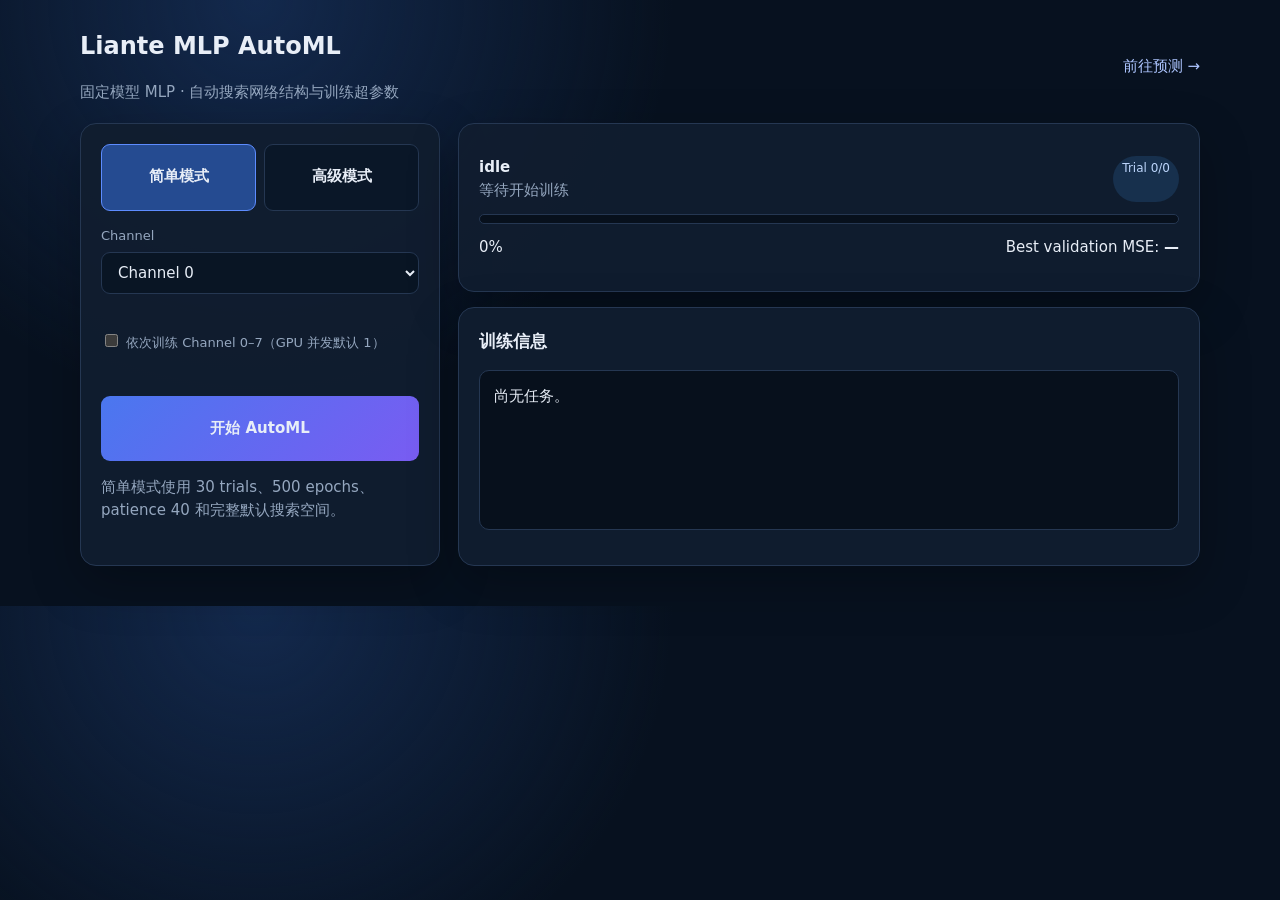
<file: gui/train.html>
<!doctype html>
<html lang="zh-CN">
<head>
  <meta charset="utf-8">
  <meta name="viewport" content="width=device-width, initial-scale=1">
  <title>Liante MLP AutoML</title>
  <style>
    :root { color-scheme: dark; --bg:#07111f; --card:#101d2f; --line:#253752; --text:#e8eef7; --muted:#95a7bf; --blue:#5d8cff; --green:#39d7a0; --red:#ff7070; }
    * { box-sizing:border-box; }
    body { margin:0; font:15px/1.55 Inter,system-ui,sans-serif; background:radial-gradient(circle at 20% 0,#13294d 0,transparent 35%),var(--bg); color:var(--text); }
    header,main { width:min(1120px,calc(100% - 32px)); margin:auto; }
    header { display:flex; align-items:center; justify-content:space-between; padding:28px 0 18px; }
    h1,h2,h3,p { margin-top:0; } h1 { font-size:24px; } h2 { font-size:17px; }
    a { color:#adc5ff; text-decoration:none; }
    .grid { display:grid; grid-template-columns:360px 1fr; gap:18px; padding-bottom:40px; }
    .card { background:rgba(16,29,47,.94); border:1px solid var(--line); border-radius:16px; padding:20px; box-shadow:0 18px 50px #0004; }
    .stack { display:grid; gap:15px; }
    label { color:var(--muted); font-size:13px; display:block; margin-bottom:6px; }
    input,select,textarea,button { width:100%; border-radius:9px; border:1px solid var(--line); background:#091524; color:var(--text); padding:10px 12px; font:inherit; }
    textarea { min-height:275px; resize:vertical; font:12px/1.45 ui-monospace,monospace; }
    button { background:linear-gradient(135deg,#4a77ef,#795cf2); border:0; font-weight:700; cursor:pointer; }
    button:disabled { opacity:.5; cursor:not-allowed; }
    .row { display:grid; grid-template-columns:1fr 1fr; gap:12px; }
    .tabs { display:flex; gap:8px; }
    .tabs button { background:#0a1728; border:1px solid var(--line); }
    .tabs button.active { background:#254b91; border-color:#5d8cff; }
    .hidden { display:none; }
    .status { display:flex; justify-content:space-between; gap:12px; padding:12px 0; }
    .pill { padding:3px 9px; border-radius:99px; background:#17304d; color:#bcd5fb; font-size:12px; }
    .bar { height:10px; border-radius:99px; overflow:hidden; background:#07101c; border:1px solid var(--line); }
    .bar span { display:block; height:100%; width:0; background:linear-gradient(90deg,var(--blue),var(--green)); transition:width .25s; }
    .metrics { display:grid; grid-template-columns:repeat(4,1fr); gap:10px; }
    .metric { background:#0a1728; border:1px solid var(--line); border-radius:10px; padding:12px; }
    .metric b { display:block; font-size:18px; color:#dce8ff; }
    .muted { color:var(--muted); }
    pre { white-space:pre-wrap; word-break:break-word; background:#07101c; border:1px solid var(--line); border-radius:10px; padding:14px; min-height:160px; max-height:320px; overflow:auto; }
    #network { font-size:22px; color:var(--green); font-weight:800; letter-spacing:.5px; }
    @media(max-width:800px){ .grid{grid-template-columns:1fr}.metrics{grid-template-columns:1fr 1fr} }
  </style>
</head>
<body>
  <header>
    <div><h1>Liante MLP AutoML</h1><div class="muted">固定模型 MLP · 自动搜索网络结构与训练超参数</div></div>
    <a href="/gui/index.html">前往预测 →</a>
  </header>
  <main class="grid">
    <section class="card stack">
      <div class="tabs">
        <button id="simple-tab" class="active" onclick="setMode(false)">简单模式</button>
        <button id="advanced-tab" onclick="setMode(true)">高级模式</button>
      </div>
      <div>
        <label for="channel">Channel</label>
        <select id="channel">
          <option value="0">Channel 0</option><option value="1">Channel 1</option>
          <option value="2">Channel 2</option><option value="3">Channel 3</option>
          <option value="4">Channel 4</option><option value="5">Channel 5</option>
          <option value="6">Channel 6</option><option value="7">Channel 7</option>
        </select>
      </div>
      <label><input id="train-all" type="checkbox" style="width:auto;margin-right:8px">依次训练 Channel 0–7（GPU 并发默认 1）</label>
      <div id="advanced" class="hidden stack">
        <div class="row">
          <div><label for="trials">Trials</label><input id="trials" type="number" min="1" max="500" value="30"></div>
          <div><label for="epochs">Max epochs</label><input id="epochs" type="number" min="1" max="10000" value="500"></div>
        </div>
        <div><label for="patience">Early stopping patience</label><input id="patience" type="number" min="1" value="40"></div>
        <div><label for="space">搜索空间 JSON</label><textarea id="space">{
  "n_layers": [1, 5],
  "hidden_sizes": [32, 64, 128, 256, 512],
  "activations": ["relu", "gelu", "silu", "tanh"],
  "dropout": [0.0, 0.5],
  "batch_norm": [true, false],
  "optimizers": ["Adam", "AdamW", "SGD"],
  "learning_rate": [0.00001, 0.01],
  "weight_decay": [0.000001, 0.01],
  "batch_sizes": [16, 32, 64, 128, 256],
  "schedulers": ["none", "cosine", "plateau"]
}</textarea></div>
      </div>
      <button id="start" onclick="startTraining()">开始 AutoML</button>
      <div class="muted">简单模式使用 30 trials、500 epochs、patience 40 和完整默认搜索空间。</div>
    </section>

    <section class="stack">
      <div class="card">
        <div class="status"><div><b id="status">idle</b><div id="message" class="muted">等待开始训练</div></div><span class="pill" id="trial">Trial 0/0</span></div>
        <div class="bar"><span id="progress"></span></div>
        <div class="status"><span id="progress-text">0%</span><span>Best validation MSE: <b id="best">—</b></span></div>
      </div>
      <div class="card hidden" id="result-card">
        <h2>最佳 MLP</h2>
        <div id="network"></div>
        <p id="params" class="muted"></p>
        <h3>EA 测试集指标</h3><div class="metrics" id="ea-metrics"></div>
        <h3 style="margin-top:18px">Bias 测试集指标</h3><div class="metrics" id="bias-metrics"></div>
      </div>
      <div class="card"><h2>训练信息</h2><pre id="log">尚无任务。</pre></div>
    </section>
  </main>
<script>
  let advanced = false, timer = null, taskId = null;
  function setMode(value){
    advanced=value; document.getElementById('advanced').classList.toggle('hidden',!value);
    document.getElementById('simple-tab').classList.toggle('active',!value);
    document.getElementById('advanced-tab').classList.toggle('active',value);
  }
  function body(){
    const all=document.getElementById('train-all').checked;
    const result=all?{channels:[0,1,2,3,4,5,6,7]}:{channel:Number(document.getElementById('channel').value)};
    if(advanced){
      result.n_trials=Number(document.getElementById('trials').value);
      result.max_epochs=Number(document.getElementById('epochs').value);
      result.patience=Number(document.getElementById('patience').value);
      result.search_space=JSON.parse(document.getElementById('space').value);
    }
    return result;
  }
  async function startTraining(){
    let payload;
    try{payload=body()}catch(error){alert('搜索空间 JSON 无效：'+error.message);return}
    const all=document.getElementById('train-all').checked;
    document.getElementById('start').disabled=true;
    document.getElementById('result-card').classList.add('hidden');
    try{
      const response=await fetch(all?'/automl/train-all':'/automl/train',{method:'POST',headers:{'Content-Type':'application/json'},body:JSON.stringify(payload)});
      const data=await response.json(); if(!response.ok)throw new Error(data.error||data.message||'无法创建任务');
      taskId=data.task_id; document.getElementById('log').textContent='task_id: '+taskId; poll();
    }catch(error){document.getElementById('start').disabled=false;alert(error.message)}
  }
  async function poll(){
    try{
      const response=await fetch('/automl/tasks/'+taskId); const task=await response.json();
      if(!response.ok)throw new Error(task.error||'状态查询失败');
      document.getElementById('status').textContent=task.status;
      document.getElementById('message').textContent=task.message;
      document.getElementById('trial').textContent=`Trial ${task.current_trial}/${task.total_trials}`;
      document.getElementById('progress').style.width=task.progress+'%';
      document.getElementById('progress-text').textContent=task.progress+'%';
      document.getElementById('best').textContent=task.best_score==null?'—':Number(task.best_score).toPrecision(6);
      document.getElementById('log').textContent=JSON.stringify(task,null,2);
      if(task.status==='completed'){await loadResult();document.getElementById('start').disabled=false;return}
      if(task.status==='failed'){document.getElementById('start').disabled=false;return}
      timer=setTimeout(poll,1000);
    }catch(error){document.getElementById('log').textContent=error.message;document.getElementById('start').disabled=false}
  }
  async function loadResult(){
    const response=await fetch('/automl/tasks/'+taskId+'/result'); const data=await response.json();
    document.getElementById('log').textContent=JSON.stringify(data,null,2);
    const result=data.channels?data.channels[data.channels.length-1]:data;
    showResult(result);
  }
  function showResult(result){
    if(!result||!result.model_config)return;
    const c=result.model_config,p=result.best_params;
    document.getElementById('network').textContent=[c.input_dim,...c.hidden_dims,c.output_dim].join(' → ');
    document.getElementById('params').textContent=`${c.activation} · dropout ${Number(c.dropout).toFixed(3)} · batch norm ${c.batch_norm} · ${p.optimizer} · lr ${Number(p.learning_rate).toExponential(3)} · batch ${p.batch_size}`;
    metrics('ea-metrics',result.metrics.ea); metrics('bias-metrics',result.metrics.bias);
    document.getElementById('result-card').classList.remove('hidden');
  }
  function metrics(id,values){
    document.getElementById(id).innerHTML=['mse','rmse','mae','r2'].map(key=>`<div class="metric"><span class="muted">${key.toUpperCase()}</span><b>${Number(values[key]).toPrecision(6)}</b></div>`).join('');
  }
</script>
</body>
</html>
</file>
